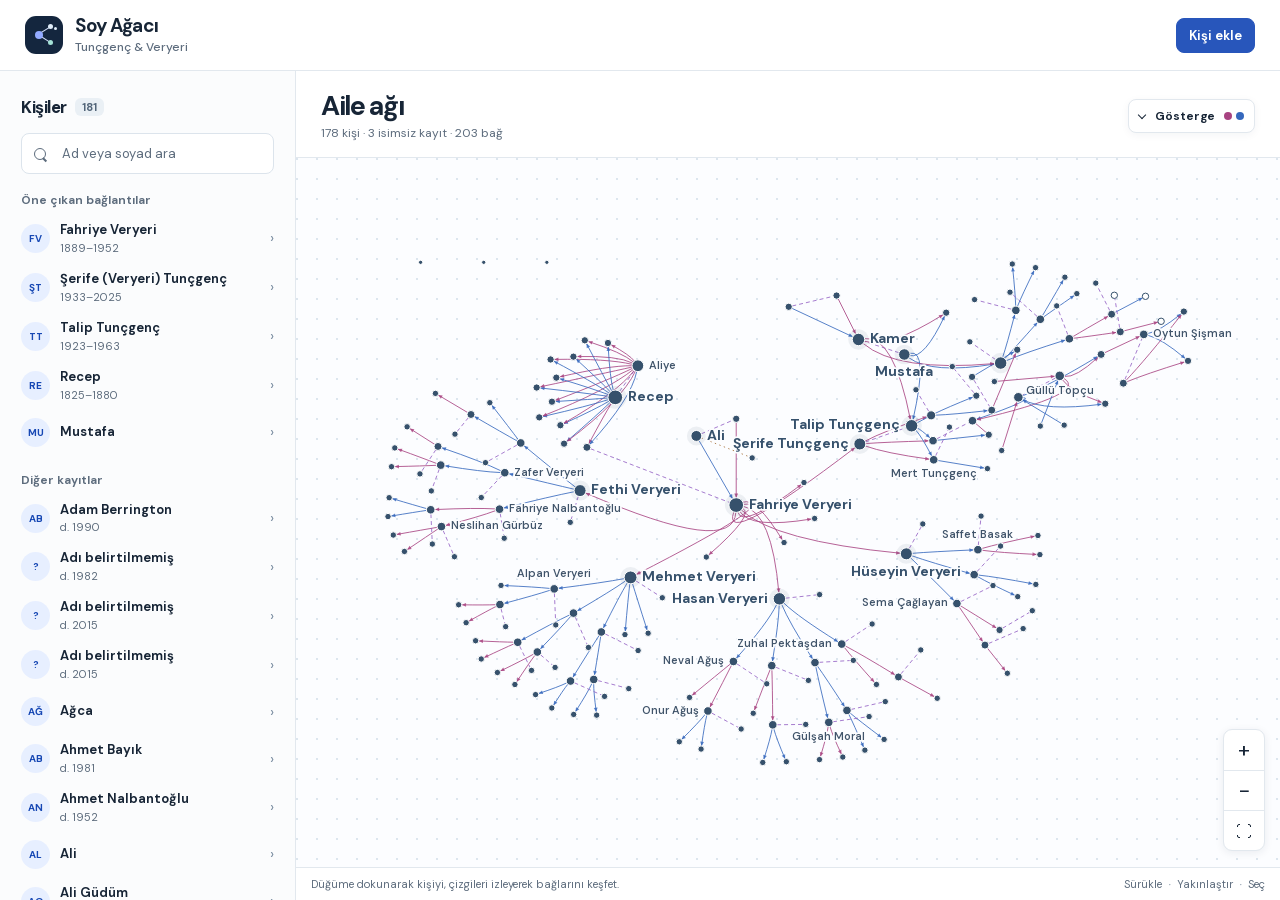
<file: index.html>
<!doctype html>
<html lang="tr">
<head>
  <meta charset="utf-8">
  <meta name="viewport" content="width=device-width, initial-scale=1">
  <meta http-equiv="refresh" content="0; url=./web/#anasayfa">
  <title>Soy Ağacı</title>
</head>
<body><a href="./web/#anasayfa">Soy ağacını aç</a></body>
</html>
</file>
<file: web/style.css>
@font-face{font-family:DM Sans;src:url('./dm-sans.woff2') format('woff2');font-weight:400 700;font-display:swap}
@font-face{font-family:DM Sans;src:url('./dm-sans-ext.woff2') format('woff2');font-weight:400 700;font-display:swap;unicode-range:U+0100-02BA,U+02BD-02C5,U+02C7-02CC,U+02CE-02D7,U+02DD-02FF,U+0304,U+0308,U+0329,U+1D00-1DBF,U+1E00-1E9F,U+1EF2-1EFF,U+2020,U+20A0-20AB,U+20AD-20C0,U+2113,U+2C60-2C7F,U+A720-A7FF}
:root {
  color-scheme: light;
  --ink: #172536;
  --muted: #5d6c7d;
  --hairline: #e2e8ee;
  --paper: #fff;
  --panel: #fbfcfd;
  --t: #285cda;
  --mother: #a84381;
  --father: #3568bd;
  font: 15px 'DM Sans', system-ui, sans-serif;
}
* { box-sizing: border-box; }
[hidden] { display: none !important; }
body { margin: 0; background: var(--paper); color: var(--ink); }
button, input { font: inherit; }
button { cursor: pointer; color: inherit; }
button, a, input, summary { -webkit-tap-highlight-color: transparent; }
button:focus-visible, a:focus-visible, summary:focus-visible { outline: 2px solid var(--t); outline-offset: 3px; }
a { color: #2153b9; text-underline-offset: 3px; }
h1, h2, h3, p { margin: 0; }
.masthead { height: 71px; display: flex; align-items: center; justify-content: space-between; padding: 0 25px; border-bottom: 1px solid var(--hairline); position: relative; z-index: 2; }
.identity, .mast-actions, .local-status { display: flex; align-items: center; }
.identity { gap: 12px; }
.identity h1 { font-size: 19px; line-height: 1.15; letter-spacing: -.04em; }
.identity p { color: var(--muted); font-size: 12px; margin-top: 3px; font-weight: 500; }
.network-mark { flex: none; width: 38px; height: 38px; background: #14263e; border-radius: 11px; position: relative; }
.network-mark i { position: absolute; z-index: 1; width: 5px; height: 5px; background: #e0edf9; border-radius: 100%; top: 8px; left: 23px; }
.network-mark i:nth-child(2) { top: 15px; left: 10px; width: 8px; height: 8px; background: #93aaff; }
.network-mark i:nth-child(3) { top: 24px; left: 23px; background: #a5e2d7; }
.network-mark i:nth-child(4) { top: 11px; left: 29px; width: 3px; height: 3px; }
.network-mark::before, .network-mark::after { content: ''; background: #d3dffa; position: absolute; left: 13px; top: 18px; width: 15px; height: 1px; transform: rotate(-32deg); transform-origin: left; }
.network-mark::after { transform: rotate(33deg); }
.mast-actions { gap: 20px; }
.local-status { gap: 7px; font-size: 12px; font-weight: 600; color: var(--muted); }
.local-status i { width: 6px; height: 6px; border-radius: 50%; background: var(--v); }
.plain-button { background: white; border: 1px solid var(--hairline); border-radius: 8px; padding: 8px 12px; display: inline-flex; align-items: center; gap: 8px; font-size: 13px; font-weight: 650; white-space: nowrap; }
.plain-button:hover { background: #f1f5fa; }
.primary-button { color: white; background: #2856bb; border-color: #2856bb; }
.primary-button:hover { background: #1e449d; border-color: #1e449d; }
.workspace { height: calc(100dvh - 71px); display: grid; grid-template-columns: 296px minmax(0, 1fr); }
.people-panel { display: flex; flex-direction: column; min-height: 0; min-width: 0; border-right: 1px solid var(--hairline); background: var(--panel); }
.sidebar-head { padding: 25px 21px 18px; }
.section-line { display: flex; align-items: center; gap: 8px; margin-bottom: 15px; }
.section-line h2 { font-size: 17px; letter-spacing: -.025em; }
.count { border-radius: 6px; background: #eaf0f5; padding: 2px 7px; font-size: 11px; font-weight: 700; color: #526579; }
.search-field { display: flex; align-items: center; gap: 11px; background: white; border: 1px solid #dce4ec; border-radius: 8px; height: 41px; padding: 0 12px; }
.search-field:focus-within { border-color: #819de5; box-shadow: 0 0 0 3px #dfe8fc; }
.search-field input { flex: 1; min-width: 0; border: 0; outline: 0; background: transparent; font-size: 13px; color: var(--ink); }
.search-field input::placeholder { color: var(--muted); }
.search-icon { display: inline-block; flex: none; width: 12px; height: 12px; border: 1.5px solid currentColor; border-radius: 50%; position: relative; color: var(--muted); margin-right: 3px; }
.search-icon::after { content: ''; position: absolute; width: 5px; height: 1.5px; background: currentColor; top: 8px; left: 8px; transform: rotate(45deg); transform-origin: left center; }
.sidebar-scroll { overflow: auto; overscroll-behavior: contain; padding: 0 13px 18px; }
.list-heading { margin: 0 8px 6px; color: var(--muted); font-size: 12px; font-weight: 650; }
.list-heading.list-divider { margin-top: 17px; }
.people-list, .relations-list { list-style: none; margin: 0; padding: 0; }
.person-button { display: flex; align-items: center; gap: 10px; width: 100%; padding: 8px; border: 0; border-radius: 7px; background: transparent; text-align: left; }
.person-button:hover, .person-button:focus-visible { background: #eef3f8; }
.person-avatar { width: 29px; height: 29px; border-radius: 50%; flex: none; display: grid; place-items: center; font-size: 10px; font-weight: 700; color: #1748b4; background: #e7efff; }
.person-name { display: block; font-size: 13px; line-height: 1.3; font-weight: 650; overflow-wrap: anywhere; }
.person-meta { display: block; font-size: 11px; color: var(--muted); margin-top: 2px; }
.person-arrow { margin-left: auto; font-size: 15px; color: #788b9f; flex: none; }
.empty { padding: 10px 8px; color: var(--muted); font-size: 13px; }
.detail { padding: 0 8px 10px; }
.back { padding: 0 0 10px; border: 0; background: transparent; color: #4a5d71; font-size: 12px; font-weight: 650; }
.detail-title { font-size: 24px; line-height: 1.13; letter-spacing: -.045em; margin: 8px 0 6px; }
.detail .person-avatar { width: 39px; height: 39px; font-size: 12px; }
.detail-actions { display: flex; flex-wrap: wrap; gap: 6px; margin: 14px 0; }
.detail-actions .plain-button { padding-inline: 9px; }
.detail-group { border-top: 1px solid var(--hairline); padding-top: 11px; margin-top: 2px; }
.detail-group h4 { font-size: 12px; margin: 0 0 5px; font-weight: 700; }
.detail .person-button { padding: 6px 2px; }
.detail .person-avatar { vertical-align: middle; }
.detail .person-button .person-avatar { width: 25px; height: 25px; font-size: 9px; }
.record { margin: 3px 0; color: var(--muted); font-size: 12px; line-height: 1.55; }
.person-age { color: var(--ink); font-weight: 650; }
.map { display: grid; min-height: 0; min-width: 0; grid-template-rows: auto minmax(0,1fr) auto; }
.map-head { display: flex; justify-content: space-between; align-items: center; gap: 14px; padding: 20px 25px 16px; border-bottom: 1px solid var(--hairline); }
.map-heading h2 { font-size: 27px; font-weight: 700; letter-spacing: -.05em; line-height: 1.12; }
.map-heading p { color: var(--muted); margin-top: 4px; font-size: 12px; }
.map-actions { display: flex; align-items: center; gap: 7px; }
.dot { display: inline-block; width: 8px; height: 8px; flex: none; border-radius: 50%; }
.dot.mother { background: var(--mother); }
.dot.father { background: var(--father); }
.plot { position: relative; min-height: 0; min-width: 0; isolation: isolate; background: radial-gradient(circle at 1px 1px, #dbe5ee 0.7px, transparent 0.9px) 0 0/20px 20px, #fcfdff; }
#network { display: block; width: 100%; height: 100%; touch-action: none; cursor: grab; }
#network.dragging { cursor: grabbing; }
#network.over-node { cursor: pointer; }
.legend { position: relative; background: white; border: 1px solid var(--hairline); border-radius: 8px; box-shadow: 0 2px 8px #1a2c430c; font-size: 12px; }
.legend summary { display: flex; gap: 9px; align-items: center; padding: 8px 10px; font-weight: 650; cursor: pointer; list-style: none; }
.legend summary::before { content: ''; width: 5px; height: 5px; transform: rotate(45deg); border-right: 1px solid currentColor; border-bottom: 1px solid currentColor; margin: -3px 1px 0 0; }
.legend[open] summary::before { transform: rotate(225deg); margin-top: 3px; }
.legend-dots { display: inline-flex; align-items: center; gap: 4px; }
.legend-body { position: absolute; z-index: 1; top: calc(100% + 5px); right: 0; width: max-content; display: grid; gap: 8px; padding: 10px; border: 1px solid var(--hairline); border-radius: 8px; background: white; box-shadow: 0 2px 8px #1a2c430c; color: var(--muted); }
.legend-body span { display: flex; align-items: center; gap: 7px; }
.legend-body .dot { margin: 0 5px; }
.line { width: 18px; border-top: 2px solid #79899a; display: inline-block; }
.line.mother { border-color: var(--mother); }
.line.father { border-color: var(--father); }
.line.spouse { border-top: 2px dashed #8e53bd; }
.line.step { border-top: 2px dotted #a86a22; }
.line.unclear { border-top: 2px dotted #6c7887; }
.map-controls { position: absolute; right: 15px; bottom: 16px; display: grid; border: 1px solid var(--hairline); border-radius: 9px; overflow: hidden; background: white; box-shadow: 0 2px 9px #1a2c4314; }
.map-controls button { width: 40px; height: 40px; display: grid; place-items: center; font-size: 22px; line-height: 1; background: transparent; border: 0; }
.map-controls button + button { border-top: 1px solid var(--hairline); }
.map-controls button:hover, .map-controls button:focus-visible { background: #eaf0f8; outline-offset: -3px; }
.fit-icon { width: 14px; height: 14px; position: relative; border: 1.5px solid currentColor; border-radius: 2px; }
.fit-icon::before, .fit-icon::after { position: absolute; content: ''; background: white; }
.fit-icon::before { inset: 2px -2px; }
.fit-icon::after { inset: -2px 2px; }
.map-controls button:hover .fit-icon::before, .map-controls button:hover .fit-icon::after { background: #eaf0f8; }
.tooltip { position: absolute; z-index: 2; color: white; background: #18263a; padding: 5px 8px; font-size: 12px; border-radius: 5px; pointer-events: none; white-space: nowrap; max-width: 96%; overflow: hidden; text-overflow: ellipsis; }
.graph-error { position: absolute; top: 40%; left: 50%; transform: translateX(-50%); background: #fff; }
.map-foot { display: flex; justify-content: space-between; gap: 10px; padding: 9px 15px; border-top: 1px solid var(--hairline); font-size: 11px; color: var(--muted); }
.desktop-hint b { margin: 0 3px; color: #a1adba; }
.icon-button { background: transparent; border: 0; border-radius: 7px; line-height: 1; padding: 5px 8px; font-size: 25px; }
.icon-button:hover { background: #eef2f6; }
.mobile-only { display: none; }
dialog { width: min(460px, calc(100% - 28px)); border: 1px solid var(--hairline); border-radius: 14px; color: var(--ink); padding: 22px; box-shadow: 0 12px 55px #13243b30; }
dialog::backdrop { background: #1625365e; }
.dialog-head { display: flex; justify-content: space-between; align-items: center; }
.dialog-head h2 { font-size: 22px; letter-spacing: -.04em; }
dialog p { color: var(--muted); font-size: 13px; margin-top: 14px; line-height: 1.6; }
#person-editor { width: min(590px, calc(100% - 24px)); max-height: calc(100dvh - 24px); overflow: auto; }
.editor-fields { display: grid; grid-template-columns: repeat(2, minmax(0, 1fr)); gap: 12px; margin-top: 17px; }
.editor-name { grid-column: 1 / -1; }
.editor-parents { margin-top: 3px; }
.editor-fields label, .editor-link label { display: grid; gap: 5px; font-size: 12px; font-weight: 700; min-width: 0; }
.editor-fields input, .editor-fields select, .editor-link select {
  border: 1px solid #dce4ec; border-radius: 7px; background: white; color: var(--ink);
  font: inherit; font-size: 13px; font-weight: 500; padding: 8px; min-width: 0; width: 100%;
}
.editor-fields input:focus, .editor-fields select:focus, .editor-link select:focus { outline: 2px solid var(--t); outline-offset: 1px; }
.editor-relations { border: 0; border-top: 1px solid var(--hairline); margin: 18px 0 0; padding: 8px 0 0; min-width: 0; }
.editor-relations legend { padding: 0 7px 0 0; font-size: 13px; font-weight: 700; }
.editor-link { display: grid; grid-template-columns: minmax(0, 3fr) minmax(0, 2fr) auto; align-items: end; gap: 7px; margin-bottom: 9px; }
.editor-link .icon-button { height: 35px; }
.editor-actions { display: flex; flex-wrap: wrap; align-items: center; justify-content: flex-end; gap: 7px; border-top: 1px solid var(--hairline); margin-top: 16px; padding-top: 12px; }
.editor-actions p { margin: 0 auto 0 0; font-size: 12px; }
dialog p.editor-error { color: #a02128; font-weight: 650; }
.publish-data { width: 100%; height: 88px; margin-top: 10px; resize: vertical; border: 1px solid var(--hairline); border-radius: 7px; padding: 8px; font: 12px ui-monospace, monospace; }
#publish-content a { text-decoration: none; }
#show-publish { margin-left: auto; padding: 4px 8px; }
#save-status:empty { display: none; }
#save-status:not(:empty) + #map-instruction { display: none; }

@media(max-width: 910px) {
  .workspace { grid-template-columns: 248px minmax(0,1fr); }
  .map-head { padding-inline: 15px; }
  .desktop-hint { display: none; }
}
@media(max-width: 690px) {
  .masthead { height: 59px; padding-inline: 13px; }
  .mast-actions { gap: 5px; }
  .mast-actions .plain-button { padding-inline: 8px; }
  .network-mark { transform: scale(.9); margin-left: -2px; }
  .identity { gap: 7px; }
  .identity h1 { font-size: 17px; }
  .identity p { font-size: 11px; margin-top: 2px; }
  .workspace { display: block; position: relative; height: calc(100dvh - 59px); }
  .map { height: 100%; }
  .map-head { padding: 12px 11px; display: grid; gap: 9px; }
  .map-heading h2 { font-size: 22px; }
  .map-heading p { margin-top: 2px; }
  .map-actions .plain-button { padding: 7px 8px; }
  .people-panel { position: absolute; z-index: 2; inset: 0 auto 0 0; width: min(330px, calc(100% - 22px)); display: none; box-shadow: 8px 0 24px #15263d23; }
  .people-panel.open { display: flex; }
  .sidebar-head { padding: 12px 15px; }
  .section-line { margin-bottom: 9px; }
  .section-line .icon-button { margin-left: auto; }
  .mobile-only { display: inline-flex; }
  .local-status { display: none; }
  .legend-body { right: auto; left: 0; }
  .map-controls { right: 8px; bottom: 10px; }
  .map-foot { padding: 7px 10px; font-size: 10px; }
}
@media(max-width: 359px) {
  .masthead { padding-inline: 8px; }
  .mast-actions .plain-button { padding-inline: 6px; font-size: 12px; }
  #person-editor { padding: 15px; }
  .editor-fields { grid-template-columns: minmax(0, 1fr); }
  #show-panel .search-icon { display: none; }
}
</file>
